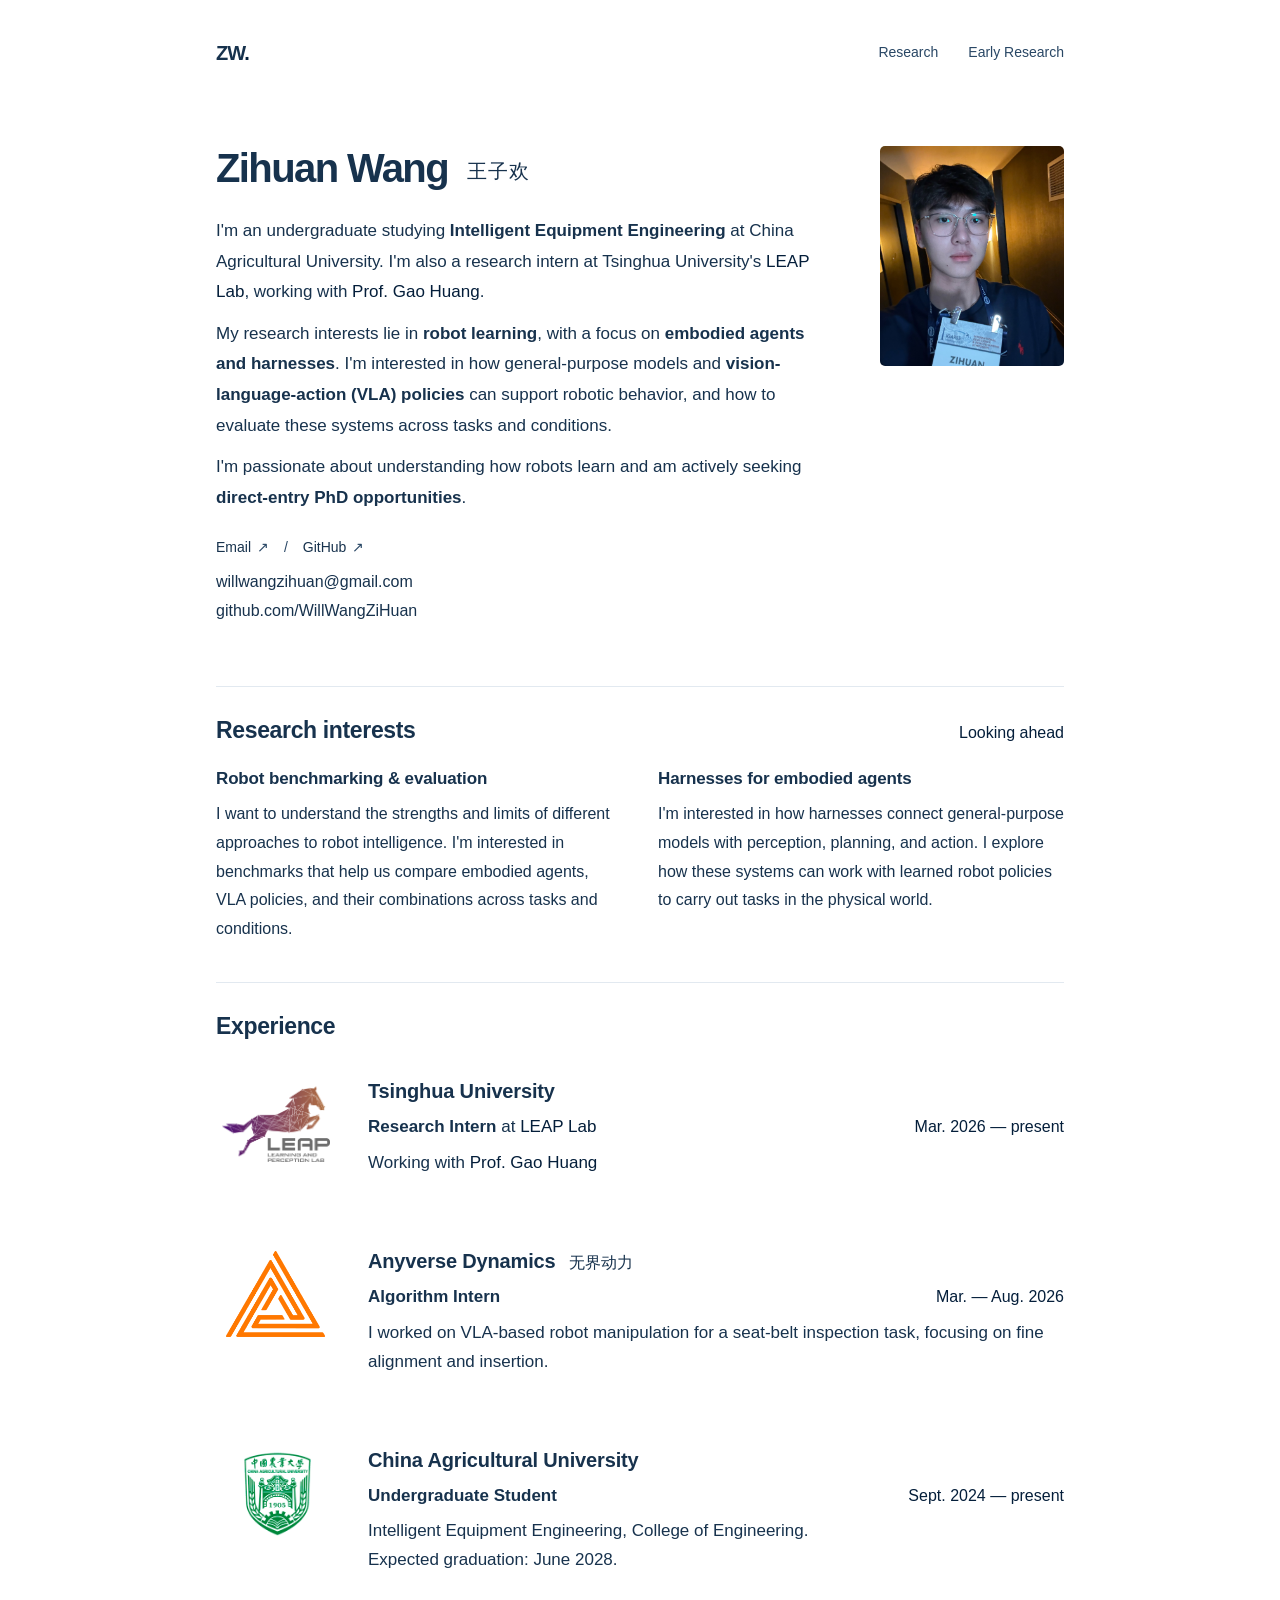
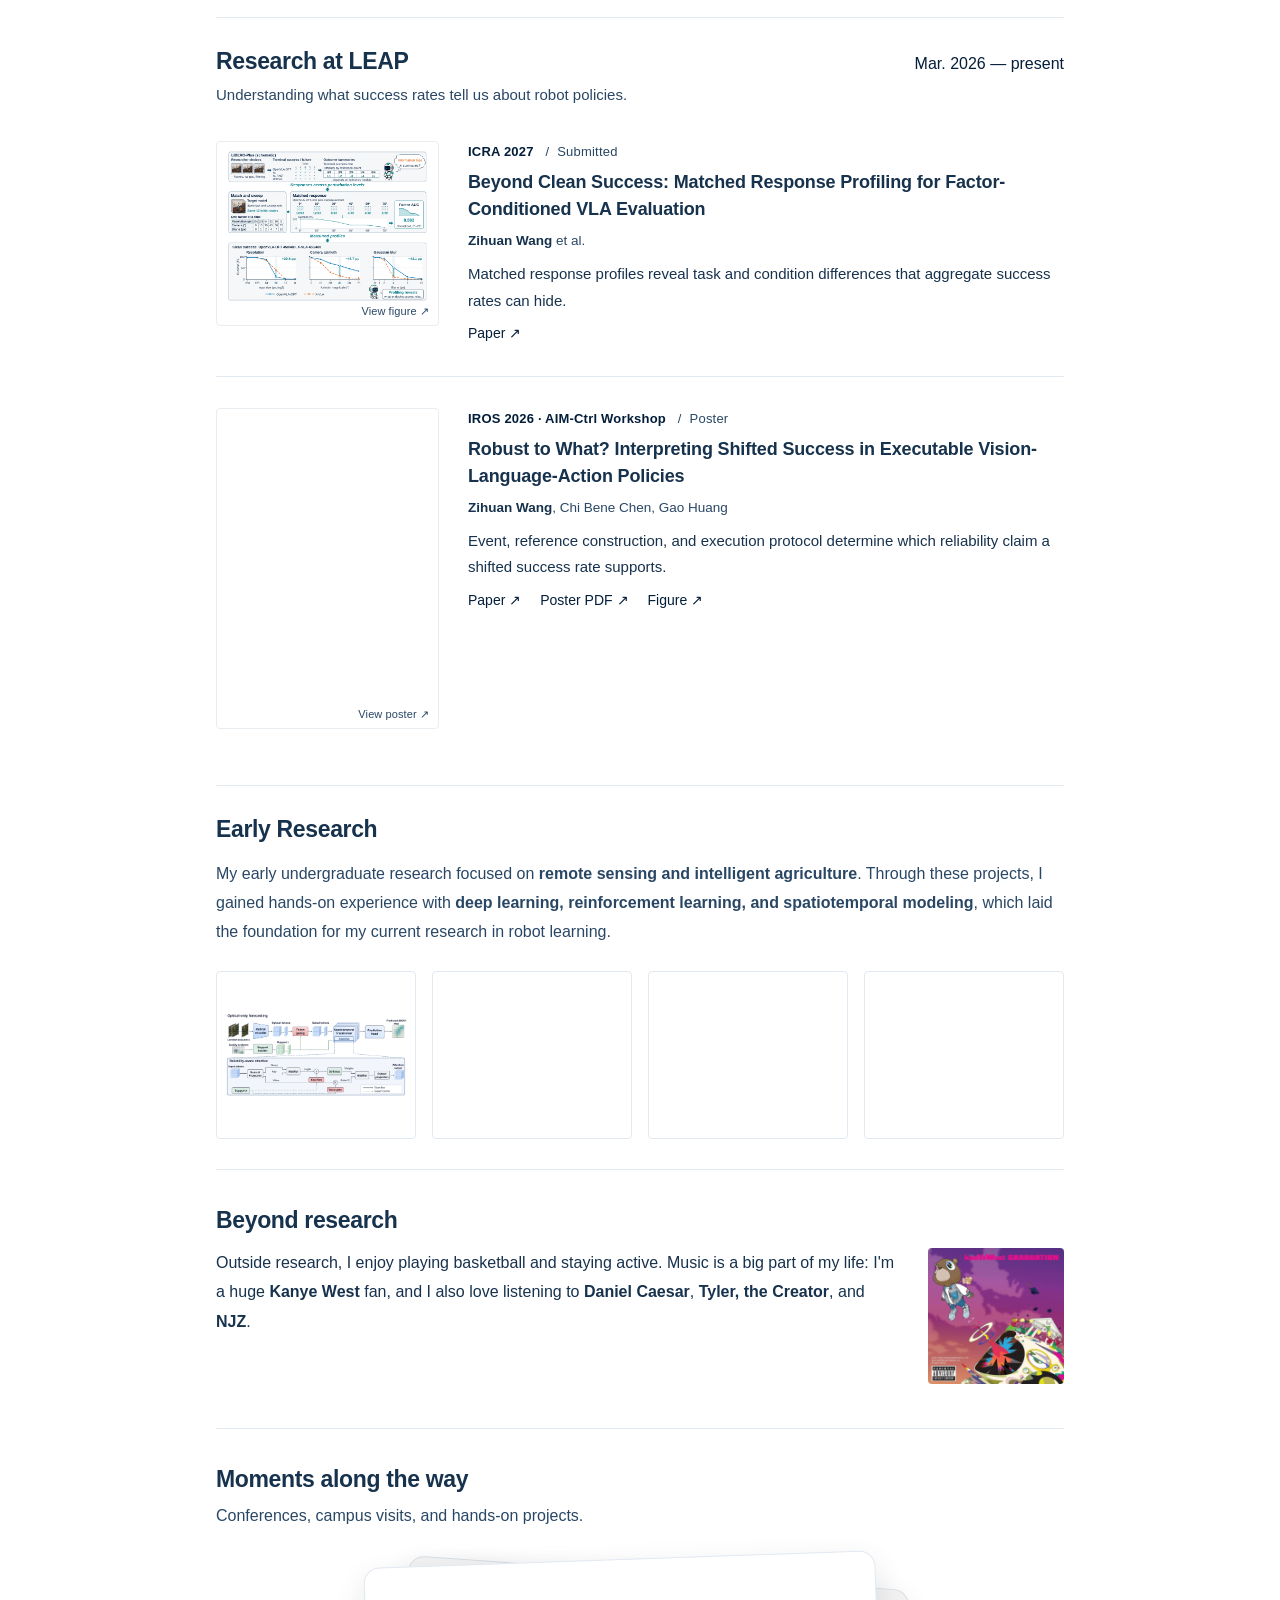
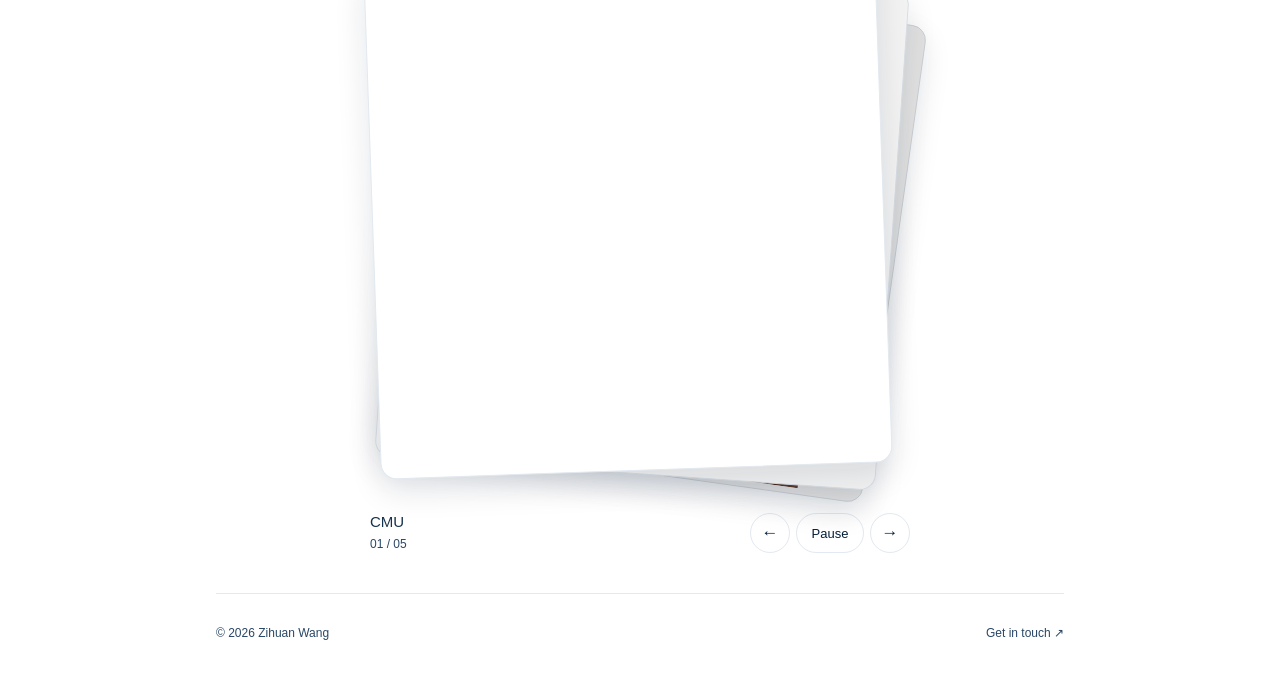
<file: index.html>
<!doctype html>
<html lang="en">
<head>
  <meta charset="utf-8">
  <meta name="viewport" content="width=device-width, initial-scale=1">
  <meta name="description" content="Zihuan Wang — Undergraduate at China Agricultural University. Research interests in robot learning, embodied agents, harnesses, and evaluation.">
  <meta name="theme-color" content="#ffffff">
  <title>Zihuan Wang · 王子欢</title>
  <link rel="icon" href="assets/favicon.svg" type="image/svg+xml">
  <link rel="stylesheet" href="styles.css">
  <script src="script.js" defer></script>
</head>
<body>
  <a class="skip-link" href="#main">Skip to content</a>
  <div class="page">
    <header class="site-header">
      <a class="wordmark" href="#main" aria-label="Zihuan Wang, back to top">ZW<span>.</span></a>
      <nav aria-label="Main navigation">
        <a href="#research">Research</a>
        <a href="#early-research">Early Research</a>
      </nav>
    </header>

    <main id="main">
      <section class="intro" aria-labelledby="name">
        <div class="intro-copy">
          <h1 id="name">Zihuan Wang <span lang="zh-CN">王子欢</span></h1>
          <p class="bio">I'm an undergraduate studying <strong>Intelligent Equipment Engineering</strong> at China Agricultural University. I'm also a research intern at Tsinghua University's <a href="https://www.leaplab.ai/" target="_blank" rel="noopener noreferrer">LEAP Lab</a>, working with <a href="https://gaohuang-net.github.io/" target="_blank" rel="noopener noreferrer">Prof. Gao Huang</a>.</p>
          <p class="bio">My research interests lie in <strong>robot learning</strong>, with a focus on <strong>embodied agents and harnesses</strong>. I'm interested in how general-purpose models and <strong>vision-language-action (VLA) policies</strong> can support robotic behavior, and how to evaluate these systems across tasks and conditions.</p>
          <p class="bio">I'm passionate about understanding how robots learn and am actively seeking <strong>direct-entry PhD opportunities</strong>.</p>
          <div class="contact" aria-label="Contact and profiles">
            <div class="contact-links">
              <a href="mailto:willwangzihuan@gmail.com">Email <span aria-hidden="true">↗</span></a>
              <span class="link-divider" aria-hidden="true">/</span>
              <a href="https://github.com/WillWangZiHuan" target="_blank" rel="noopener noreferrer">GitHub <span aria-hidden="true">↗</span></a>
            </div>
            <div class="contact-details">
              <p><a href="mailto:willwangzihuan@gmail.com">willwangzihuan@gmail.com</a></p>
              <p><a href="https://github.com/WillWangZiHuan" target="_blank" rel="noopener noreferrer">github.com/WillWangZiHuan</a></p>
            </div>
          </div>
        </div>
        <figure class="portrait">
          <img src="assets/images/portrait.jpg" alt="Zihuan Wang at IGARSS 2026" width="2316" height="3088" fetchpriority="high">
        </figure>
      </section>

      <section class="research-interests" aria-labelledby="interests-title">
        <div class="section-heading">
          <h2 id="interests-title">Research interests</h2>
          <p>Looking ahead</p>
        </div>
        <div class="directions">
          <div>
            <h3>Robot benchmarking &amp; evaluation</h3>
            <p>I want to understand the strengths and limits of different approaches to robot intelligence. I'm interested in benchmarks that help us compare embodied agents, VLA policies, and their combinations across tasks and conditions.</p>
          </div>
          <div>
            <h3>Harnesses for embodied agents</h3>
            <p>I'm interested in how harnesses connect general-purpose models with perception, planning, and action. I explore how these systems can work with learned robot policies to carry out tasks in the physical world.</p>
          </div>
        </div>
      </section>

      <section id="experience" class="experience-section" aria-labelledby="experience-title">
        <div class="section-heading">
          <h2 id="experience-title">Experience</h2>
        </div>
        <article class="experience-entry" aria-labelledby="leap-title">
          <div class="experience-logo">
            <img src="assets/images/leap-lab.png" alt="LEAP — Learning and Perception Lab" width="1763" height="1249" loading="lazy" decoding="async">
          </div>
          <div class="experience-copy">
            <h3 id="leap-title">Tsinghua University</h3>
            <p class="experience-date"><time datetime="2026-03">Mar. 2026</time> — present</p>
            <p class="experience-role"><strong>Research Intern</strong> at <a href="https://www.leaplab.ai/" target="_blank" rel="noopener noreferrer">LEAP Lab</a></p>
            <p class="experience-description">Working with <a href="https://gaohuang-net.github.io/" target="_blank" rel="noopener noreferrer">Prof. Gao Huang</a></p>
          </div>
        </article>
        <article class="experience-entry" aria-labelledby="anyverse-title">
          <div class="experience-logo experience-logo--anyverse">
            <img src="assets/images/anyverse-dynamics.png" alt="Anyverse Dynamics logo" width="3190" height="667" loading="lazy" decoding="async">
          </div>
          <div class="experience-copy">
            <h3 id="anyverse-title"><a href="https://anyverse.com/" target="_blank" rel="noopener noreferrer">Anyverse Dynamics <span lang="zh-CN">无界动力</span></a></h3>
            <p class="experience-date"><time datetime="2026-03">Mar.</time> — <time datetime="2026-08">Aug. 2026</time></p>
            <p class="experience-role"><strong>Algorithm Intern</strong></p>
            <p class="experience-description">I worked on VLA-based robot manipulation for a seat-belt inspection task, focusing on fine alignment and insertion.</p>
          </div>
        </article>
        <article class="experience-entry" aria-labelledby="cau-title">
          <div class="experience-logo">
            <img src="assets/images/cau-emblem.png" alt="China Agricultural University emblem" width="162" height="201" loading="lazy" decoding="async">
          </div>
          <div class="experience-copy">
            <h3 id="cau-title"><a href="https://www.cau.edu.cn/" target="_blank" rel="noopener noreferrer">China Agricultural University</a></h3>
            <p class="experience-date"><time datetime="2024-09">Sept. 2024</time> — present</p>
            <p class="experience-role"><strong>Undergraduate Student</strong></p>
            <p class="experience-description">Intelligent Equipment Engineering, College of Engineering.<br>Expected graduation: <time datetime="2028-06">June 2028</time>.</p>
          </div>
        </article>
      </section>

      <section id="research" class="research-section" aria-labelledby="research-title">
        <div class="section-heading">
          <h2 id="research-title">Research at LEAP</h2>
          <p>Mar. 2026 — present</p>
        </div>
        <p class="section-note">Understanding what success rates tell us about robot policies.</p>

        <article class="paper" aria-labelledby="icra-title">
          <a class="paper-figure" href="assets/images/icra.webp" data-title="ICRA 2027" data-figure data-caption="Figure 1. Matched response profiling for VLA evaluation. The schematic contrasts reference-count summaries with task-specific profiles over controlled visual changes. The camera example uses 12 matched initial states per level. OpenVLA-OFT and X-VLA each achieve 458/480 clean successes but differ under visual changes; curves show suite-balanced means and ribbons show 95% matched state-block bootstrap intervals. Annotated gaps are X-VLA minus OpenVLA-OFT, in percentage points." aria-label="Enlarge Figure 1 from Beyond Clean Success">
            <img src="assets/images/icra.webp" alt="Matched response profiling: equal clean success, different responses across resolution, camera angle, and blur." width="3072" height="2274" decoding="async">
            <span class="figure-hint" aria-hidden="true">View figure ↗</span>
          </a>
          <div class="paper-copy">
            <p class="paper-venue">ICRA 2027 <span class="status">Submitted</span></p>
            <h3 id="icra-title"><a href="assets/papers/icra.pdf" target="_blank" rel="noopener">Beyond Clean Success: Matched Response Profiling for Factor-Conditioned VLA Evaluation</a></h3>
            <p class="authors"><strong>Zihuan Wang</strong> et al.</p>
            <p class="paper-summary">Matched response profiles reveal task and condition differences that aggregate success rates can hide.</p>
            <div class="paper-links"><a href="assets/papers/icra.pdf" target="_blank" rel="noopener">Paper <span aria-hidden="true">↗</span></a></div>
          </div>
        </article>

        <article class="paper" aria-labelledby="iros-title">
          <a class="paper-figure poster-preview" href="assets/images/iros-poster.webp" data-title="IROS 2026 · AIM-Ctrl Workshop" data-figure data-caption="Robust to What? Original A0 poster for the IROS 2026 AIM-Ctrl Workshop. Zihuan Wang, Chi Bene Chen, and Gao Huang · Tsinghua University. Preview rendered from the original PDF; use the Poster PDF link for the full-resolution document." aria-label="Enlarge the IROS 2026 workshop poster">
            <img src="assets/images/iros-poster.webp" alt="Original IROS poster: matched outcomes, shifted success, and the role of execution protocols in VLA evaluation." width="1557" height="2200" loading="lazy" decoding="async">
            <span class="figure-hint" aria-hidden="true">View poster ↗</span>
          </a>
          <div class="paper-copy">
            <p class="paper-venue">IROS 2026 · AIM-Ctrl Workshop <span class="status">Poster</span></p>
            <h3 id="iros-title"><a href="assets/papers/iros.pdf" target="_blank" rel="noopener">Robust to What? Interpreting Shifted Success in Executable Vision-Language-Action Policies</a></h3>
            <p class="authors"><strong>Zihuan Wang</strong>, Chi Bene Chen, Gao Huang</p>
            <p class="paper-summary">Event, reference construction, and execution protocol determine which reliability claim a shifted success rate supports.</p>
            <div class="paper-links"><a href="assets/papers/iros.pdf" target="_blank" rel="noopener">Paper <span aria-hidden="true">↗</span></a><a href="assets/papers/iros-poster.pdf" target="_blank" rel="noopener">Poster PDF <span aria-hidden="true">↗</span></a><a href="assets/images/iros.webp" data-title="IROS 2026 · AIM-Ctrl Workshop" data-figure data-caption="Figure 1. Evaluation constructions for interpreting shifted VLA success. Left: clean and dark-table appearance conditions; base and alternate cohorts share 10 of 20 states, while clean/dark outcomes in the base cohort are matched by state index. Right: 50 keys per checkpoint match task, initial state, policy seed, and a step-30 event; the target moves 2.5 cm. Native and clear-and-re-query execution give different response opportunities. The paired outcome table distinguishes retained success, clean-only loss, intervention-only success, and joint failure, which a single marginal success rate combines." aria-label="Enlarge Figure 1 from Robust to What?">Figure <span aria-hidden="true">↗</span></a></div>
          </div>
        </article>
      </section>

      <section id="early-research" class="early-research" aria-labelledby="early-title">
        <div class="section-heading">
          <h2 id="early-title">Early Research</h2>
        </div>
        <p class="early-intro">My early undergraduate research focused on <strong>remote sensing and intelligent agriculture</strong>. Through these projects, I gained hands-on experience with <strong>deep learning, reinforcement learning, and spatiotemporal modeling</strong>, which laid the foundation for my current research in robot learning.</p>
        <div class="early-gallery">
          <figure>
            <a class="early-figure" data-title="Early Research" href="assets/images/jstars.webp" data-figure data-caption="Figure 3. Reliability-Aware Attention for annual grassland NDVI forecasting from Landsat sequences. QA-retained observation counts form relative support values, which condition token gating, attention key bias, and value gating. The framework predicts annual ΔNDVI while preserving content-dependent interactions; the support operations add no trainable parameters. This is a method schematic, not a result plot." aria-label="Enlarge the Reliability-Aware Attention framework">
              <img src="assets/images/jstars.webp" alt="Landsat forecasting pipeline with observation-support token gating, key bias, and value gating." width="2200" height="1026" loading="lazy" decoding="async">
            </a>
          </figure>
          <figure>
            <a class="early-figure" data-title="Early Research" href="assets/images/symbiomamba.webp" data-figure data-caption="Figure 2. UAV data acquisition for SymbioMamba across the Hetao Irrigation District and Jungar Banner in Inner Mongolia. A DJI Matrice 300 RTK with a Zenmuse H20T camera acquires maize imagery at 30–50 m flight altitude and 1.5 cm/pixel ground sampling distance. The diagram shows the sensing conditions for disease and yield analysis; it is not a performance comparison." aria-label="Enlarge the SymbioMamba UAV acquisition figure">
              <img src="assets/images/symbiomamba.webp" alt="UAV imagery acquisition across maize fields, with study-area maps and sensing geometry." width="2200" height="788" loading="lazy" decoding="async">
            </a>
          </figure>
          <figure>
            <a class="early-figure" data-title="Early Research" href="assets/images/litemamba.webp" data-figure data-caption="Figure 1. Overview of LiteMamba-cGAN for forecasting grassland NDVI. Yearly NDVI sequences pass through patch embedding and temporal LiteMamba blocks; a U-Net generator produces the target-year map, while a conditional discriminator supports adversarial training." aria-label="Enlarge the LiteMamba-cGAN architecture">
              <img src="assets/images/litemamba.webp" alt="LiteMamba-cGAN architecture linking annual NDVI sequences, temporal encoding, a U-Net generator, and a conditional discriminator." width="2661" height="2028" loading="lazy" decoding="async">
            </a>
          </figure>
          <figure>
            <a class="early-figure" data-title="Early Research" href="assets/images/rl-correction.webp" data-figure data-caption="Figure 1. Spatially selective residual correction for NDVI prediction. Historical NDVI, CHIRPS precipitation, and valid-mask sequences feed a PredRNN++ base predictor and a residual refiner. A one-step RL-style spatial gate chooses a correction coefficient from {0, 0.25, 0.5, 0.75, 1.0} for each cell; the final map adds the gated residual to the base prediction. The gate models a contextual-bandit decision rather than sequential control." aria-label="Enlarge the RL-selective residual correction framework">
              <img src="assets/images/rl-correction.webp" alt="NDVI forecasting with a PredRNN++ baseline, residual refiner, spatial RL gate, and gated residual fusion." width="4000" height="2250" loading="lazy" decoding="async">
            </a>
          </figure>
        </div>
      </section>

      <section class="personal-interests" aria-labelledby="personal-title">
        <h2 id="personal-title">Beyond research</h2>
        <img class="album-art" src="assets/images/graduation.jpg" alt="Kanye West's Graduation album artwork featuring the Dropout Bear." width="1200" height="1200" loading="lazy" decoding="async">
        <p>Outside research, I enjoy playing basketball and staying active. Music is a big part of my life: I'm a huge <strong>Kanye West</strong> fan, and I also love listening to <strong>Daniel Caesar</strong>, <strong>Tyler, the Creator</strong>, and <strong>NJZ</strong>.</p>
      </section>

      <section id="photos" class="photo-journal" aria-labelledby="photos-title">
        <h2 id="photos-title">Moments along the way</h2>
        <p class="photo-intro">Conferences, campus visits, and hands-on projects.</p>
        <div class="photo-viewer" role="region" aria-roledescription="carousel" aria-label="Conference, campus, and project photos">
          <button class="photo-stack" type="button" aria-label="View current photo in full" aria-describedby="photo-caption photo-count">
            <span class="photo-card" data-depth="0" data-label="CMU" data-caption="At Carnegie Mellon University’s School of Computer Science.">
              <img src="assets/images/moments/cmu.webp" alt="At Carnegie Mellon University’s School of Computer Science." width="1276" height="1702" loading="lazy" decoding="async">
            </span>
            <span class="photo-card" data-depth="1" data-label="IGARSS 2026 · Poster" data-caption="With my LiteMamba-cGAN poster at IGARSS 2026." aria-hidden="true">
              <img src="assets/images/moments/igarss-poster.webp" alt="With my LiteMamba-cGAN poster at IGARSS 2026." width="1702" height="1276" loading="lazy" decoding="async">
            </span>
            <span class="photo-card" data-depth="2" data-label="IROS 2026" data-caption="With my poster at the IROS 2026 AIM-Ctrl Workshop." aria-hidden="true">
              <img src="assets/images/moments/iros.webp" alt="With my poster at the IROS 2026 AIM-Ctrl Workshop." width="1351" height="1800" loading="lazy" decoding="async">
            </span>
            <span class="photo-card" data-depth="3" data-label="Hands-on with STM32" data-caption="Holding an STM32L4 development board." aria-hidden="true">
              <img src="assets/images/moments/stm32.webp" alt="Holding an STM32L4 development board." width="1800" height="1350" loading="lazy" decoding="async">
            </span>
            <span class="photo-card" data-depth="4" data-label="IGARSS 2026" data-caption="At IGARSS 2026 in Washington, D.C." aria-hidden="true">
              <img src="assets/images/moments/igarss.webp" alt="At IGARSS 2026 in Washington, D.C." width="1350" height="1800" loading="lazy" decoding="async">
            </span>
          </button>
          <div class="photo-toolbar">
            <div class="photo-meta" aria-live="off" aria-atomic="true">
              <p id="photo-caption">CMU</p>
              <p id="photo-count">01 / 05</p>
            </div>
            <div class="photo-controls">
              <button id="photo-prev" type="button" aria-label="Previous photo">←</button>
              <button id="photo-play" type="button" aria-label="Pause slideshow">Pause</button>
              <button id="photo-next" type="button" aria-label="Next photo">→</button>
            </div>
          </div>
        </div>
      </section>
    </main>

    <footer>
      <span>© 2026 Zihuan Wang</span>
      <a href="mailto:willwangzihuan@gmail.com">Get in touch <span aria-hidden="true">↗</span></a>
    </footer>
  </div>

  <dialog id="figure-dialog" aria-labelledby="figure-title" aria-describedby="figure-caption">
    <div class="dialog-bar"><h2 id="figure-title">Image viewer</h2><button type="button" class="dialog-close" aria-label="Close image">Close <span aria-hidden="true">×</span></button></div>
    <figure><img id="figure-image" alt=""><figcaption id="figure-caption"></figcaption></figure>
  </dialog>
</body>
</html>
</file>
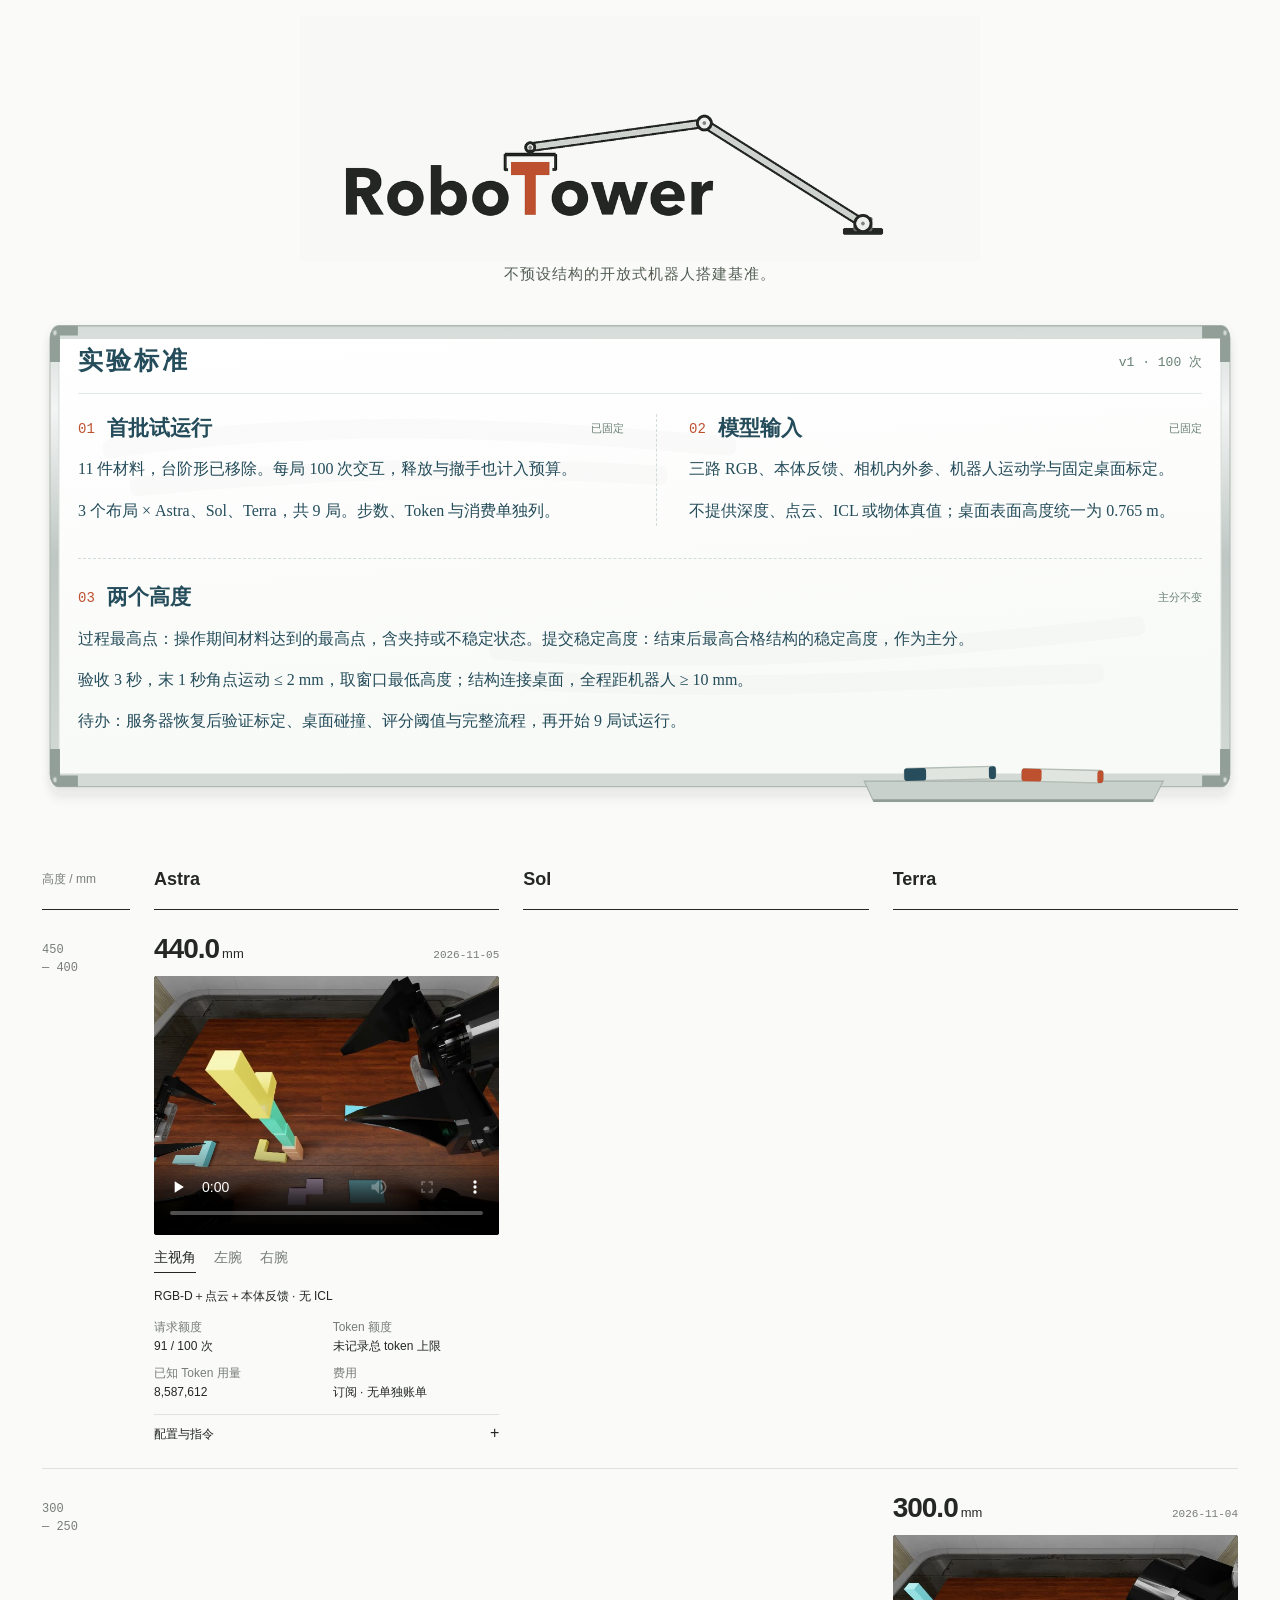
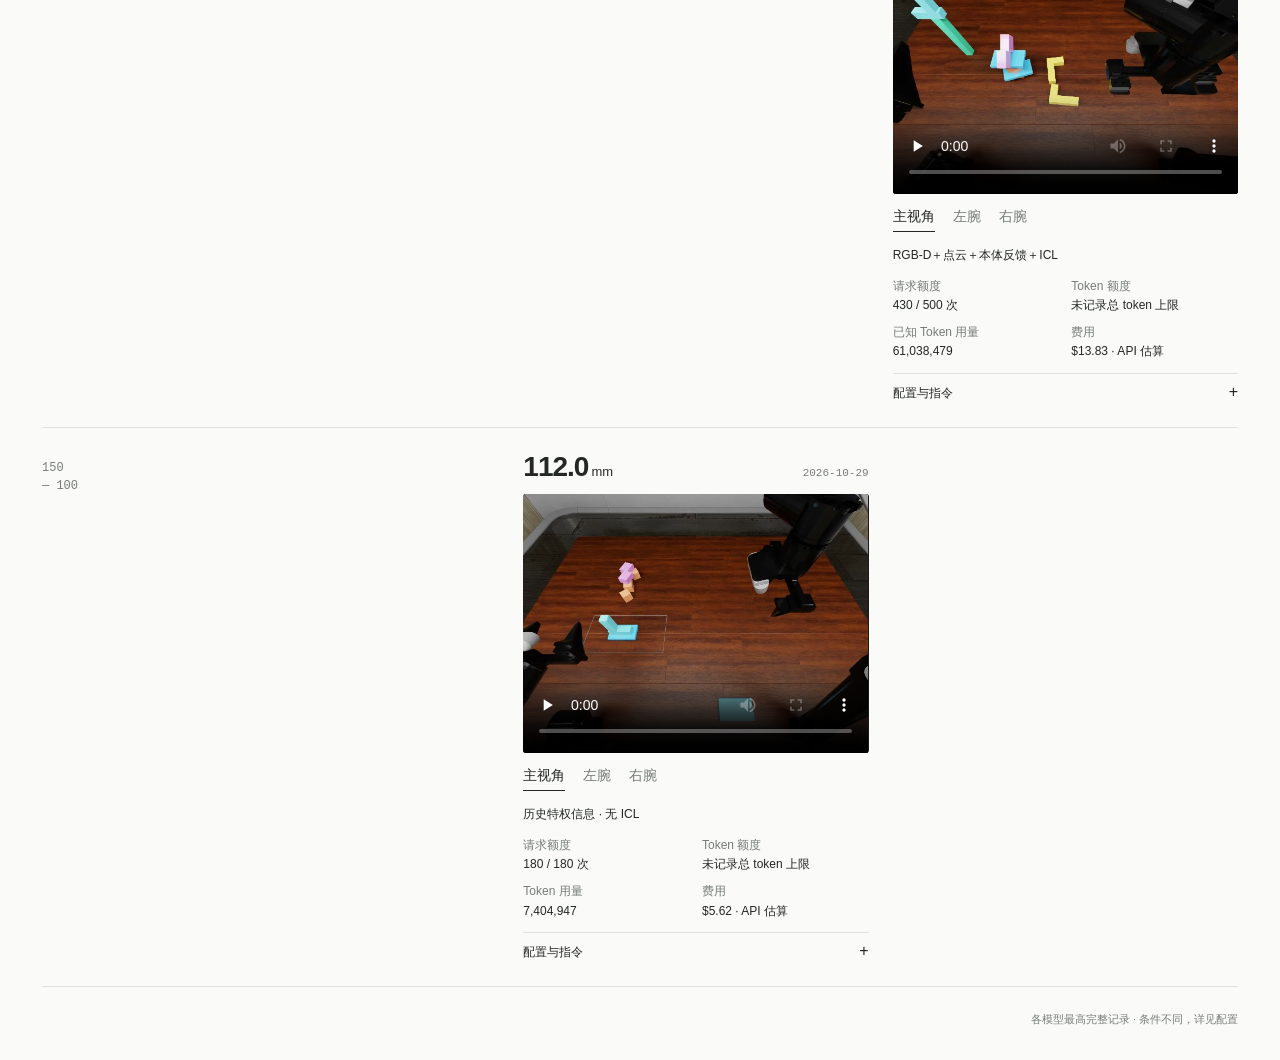
<file: robotower/index.html>
<!doctype html>
<html lang="zh-CN">
<head>
  <meta charset="utf-8"><meta name="viewport" content="width=device-width, initial-scale=1">
  <title>RoboTower</title>
  <meta name="description" content="RoboTower · Astra、Sol、Terra 的完整搭建视频与实验配置。">
  <link rel="icon" href="assets/mark.svg" type="image/svg+xml">
  <link rel="stylesheet" href="style.css?v=20261107-board2">
</head>
<body>
  <main>
    <header class="masthead"><h1><picture><source media="(prefers-reduced-motion: reduce)" srcset="assets/robotower-still.png"><img src="assets/robotower.gif" alt="RoboTower — 机械臂搭建字标" width="1160" height="420"></picture></h1><p class="intro">不预设结构的开放式机器人搭建基准。</p></header>
    <section class="whiteboard" aria-labelledby="todo-title">
      <div class="board-heading"><h2 id="todo-title">实验标准</h2><span>v1 · 100 次</span></div>
      <div class="board-tasks">
        <article class="task"><div class="task-heading"><span class="task-number">01</span><h3>首批试运行</h3><span class="task-status">已固定</span></div>
          <p>11 件材料，台阶形已移除。每局 100 次交互，释放与撤手也计入预算。</p>
          <p>3 个布局 × Astra、Sol、Terra，共 9 局。步数、Token 与消费单独列。</p>
        </article>
        <article class="task"><div class="task-heading"><span class="task-number">02</span><h3>模型输入</h3><span class="task-status">已固定</span></div>
          <p>三路 RGB、本体反馈、相机内外参、机器人运动学与固定桌面标定。</p>
          <p>不提供深度、点云、ICL 或物体真值；桌面表面高度统一为 0.765 m。</p>
        </article>
        <article class="task task-wide"><div class="task-heading"><span class="task-number">03</span><h3>两个高度</h3><span class="task-status">主分不变</span></div>
          <p>过程最高点：操作期间材料达到的最高点，含夹持或不稳定状态。提交稳定高度：结束后最高合格结构的稳定高度，作为主分。</p>
          <p>验收 3 秒，末 1 秒角点运动 ≤ 2 mm，取窗口最低高度；结构连接桌面，全程距机器人 ≥ 10 mm。</p>
          <p>待办：服务器恢复后验证标定、桌面碰撞、评分阈值与完整流程，再开始 9 局试运行。</p>
        </article>
      </div>
    </section>
    <div class="matrix" id="matrix" aria-label="模型与搭建高度视频矩阵"></div>
    <footer>各模型最高完整记录 · 条件不同，详见配置</footer>
  </main>
  <script id="runs" type="application/json">[{"model": "Astra", "model_id": "gpt-6-astra", "effort": "high", "date": "2026-11-05", "height_mm": 439.9798504281441, "status": "主动提交", "steps": 91, "request_budget": 100, "token_budget": "未记录总 token 上限", "tokens": 8587612, "token_scope": "known", "cost_usd": null, "usage_note": "订阅运行；已知完成请求的 token 回执合计。缺失回执及未知失败请求未计入，未分摊订阅费用。", "condition": "RGB-D＋点云＋本体反馈 · 无 ICL", "inputs": "三路注册 RGB-D＋可见深度反投影点云＋理想编码器本体反馈＋预声明标定；桌前运动约束，不提供物体真值或评分反馈。深度为理想仿真传感器，未做真机验证。", "demonstration": "无示范", "instruction": "使用提供的材料自由设计并搭建尽可能高的结构。整张桌面都可用于搭建，没有指定建造区域或目标形状。你自行选择位置、结构、材料、朝向、顺序和修正方式，在双臂离开结构至少 10 mm 后主动提交。只计提交后静置 3 秒中最后 1 秒保持稳定、与桌面相连的独立结构高度。所有材料按同一规则计分，包括留在初始位置的材料。", "system_prompt": "Use only the robot tool to independently construct the tallest hands-off stable structure.\nObserve three registered RGB-D views and depth-derived sparse point clouds.\nDepth gray 0 is invalid; 1..255 linearly maps 0.05..2 metres along optical Z.\nPoint columns are [u,v,x,y,z] in camera optical X-right/Y-down/Z-forward.\nUse each camera's intrinsic_matrix and world_from_optical calibration.\nUse depth_points with camera and up to 32 [u,v] pixels for precise depth/XYZ at\nselected RGB pixels. Invalid depth gives zero XYZ. This costs one request without\nadvancing physics. Sparse overview points need not land on a small object.\nDepth is an ideal simulated RGB-D sensor, with 1 mm quantization; no unseen surfaces.\nEstimate task-object geometry and state from these allowed observations.\nStay in the front-table workspace and joint limits declared in calibration.motion.\nMove is checked for joint travel, speed and workspace over the whole trajectory.\nAct linearly interpolates joint positions at bounded speed; arm velocity targets\nmust be zero. Wait holds measured arm positions and cancels previous motion targets.\nRobot proprioception is ideal encoder feedback; TCP is computed with URDF forward kinematics.\nCommand targets in control_template are not measurements. Native planning uses robot geometry\nand a predeclared fixed table, with no task-object collision map or grasp-success detector.\nNo object poses, material properties, demonstrations, past trajectories or score feedback are supplied.\nThe declared fixed tabletop is z=0.765 m; the planner's approximate table top is z=0.74 m.\nEvery request counts; use state.remaining_budget. There is no reset. Act/wait have at most 250\nphysics ticks; move at most 1000. Submit with your reason before the budget ends.\nChoose your design, corrections and stopping point yourself. After termination stop calling tools.\n", "tool_description": "Operate RoboTower using three registered RGB-D views, depth-derived point clouds and encoder feedback.\nObey calibration.motion workspace, joint travel and speed bounds. Gray depth 0 is\ninvalid, 1..255 maps 0.05..2m. depth_points takes camera and pixels:[[u,v],...]\n(up to 32), returning millimetre-quantized optical XYZ; use world_from_optical.\nrequest.op is depth_points, observe, move, gripper, wait, act or submit. No reset.\nmove: arm left_arm/right_arm, tcp [x,y,z] metres, tilt_degrees/yaw_degrees,\nor orientation_wxyz. gripper: arm and opening 0..1 (0 closes). wait/act:\nphysics_steps 1..250; act also supplies the full control_template. submit: reason.\nThe return value is a JSON string with MCP content blocks. Render it inside code:\nconst r=JSON.parse(await tools.robot_control__robot({request:{op:\"observe\"}}));\nfor(const c of r.content){if(c.type===\"image\") image(c); else text(c.text);}\nAlways render every image block; never print raw JSON/base64. All six RGB/depth images\nare required sensory input. Every request counts; obey state.remaining_budget. Planning uses only the robot\nand fixed table; execution does not assert grasp success. Scores are unavailable.", "intrinsics": "已提供", "extrinsics": "已提供", "planner": "修复后（冻结源码）", "videos": [{"label": "主视角", "src": "media/astra-cam_head-860d02f6ae-web27.mp4", "poster": "media/astra-cam_head-860d02f6ae-web27.jpg", "duration": 104.4}, {"label": "左腕", "src": "media/astra-cam_left_wrist-cf845f3213-web27.mp4", "poster": "media/astra-cam_left_wrist-cf845f3213-web27.jpg", "duration": 104.4}, {"label": "右腕", "src": "media/astra-cam_right_wrist-713cd66e1c-web27.mp4", "poster": "media/astra-cam_right_wrist-713cd66e1c-web27.jpg", "duration": 104.4}]}, {"model": "Sol", "model_id": "gpt-6.1-sol", "effort": "high", "date": "2026-10-29", "height_mm": 111.99943433608617, "status": "主动提交", "steps": 180, "request_budget": 180, "token_budget": "未记录总 token 上限", "tokens": 7404947, "token_scope": "total", "cost_usd": 5.623603600000002, "usage_note": "API token 单价核算（非账单）", "condition": "历史特权信息 · 无 ICL", "inputs": "三路 RGB＋机器人状态＋物体真实位姿、尺寸。另提供实体几何、质量、质心、惯量等特权信息。", "demonstration": "无示范", "instruction": "使用提供的材料自由设计并搭建尽可能高、离手后稳定的结构。总预算为180次请求，观察、失败、修正、等待和提交均计入；每次回复提供剩余次数。你可以自行选择材料、朝向、顺序、恢复和提交时机。没有重置、没有追加预算。提交前双臂应离结构至少10毫米；预算耗尽会按当时现场评价，并单独记录为budget_exhausted。", "system_prompt": "You control RoboTower development asymmetric v3 using only the robot tool.\nBuild the tallest independently standing stable structure inside the build rectangle.\nBegin by observing. Choose materials, orientations, construction order, correction,\nand stopping point autonomously using physical feedback and all three camera images.\nInventory: 4 cubes (35x35x35 mm), 2 bars (100x25x25 mm), 2 plates (100x60x12 mm),\n1 L shape (ell), 1 offset step (step), and 1 eccentric T (tee).\nAll are free rigid bodies. Actual constituent solid boxes, poses, mass, COM and inertia\nare supplied in observations. Bounding envelopes are not filled solid where cavities exist.\nOrigins are bottom centres of local bounding boxes. Noncubes start flat.\nYou have EXACTLY 180 robot requests total. EVERY call costs one, including observe,\nfailed planning, invalid input, gripper, correction, wait and submit. Each reply supplies\ncurrent observation, used requests and remaining budget. No reset or extra recovery budget.\nAct/wait are at most 250 physics ticks, gripper 250, move at most 1000.\nValid submit on request 180 takes precedence; otherwise that request terminates as\nbudget_exhausted and scores the existing scene. Plan, recover and stop within this limit.\nNo examples, earlier trajectories, strategies or previous trial outcomes are supplied.\nNative motion planning is an actuator, not a task planner.\nRetreat all robot collision geometry at least 10 mm from every structure piece before\nsubmitting. The evaluator holds current joint targets for 3 seconds and scores the minimum\neligible height during the final stable second. Entire component must be in the build zone,\nconnected to the tabletop, with corner motion at most 2 mm. No material-use/complexity bonus.\nA surviving lower structure can retain credit. Inventory outside the zone does not count.\nChoose your strategy and stopping point without asking a human. Give brief Chinese progress\nnotes about your intended actions and observed outcomes when useful.\nAfter submitted or budget_exhausted, stop calling tools. Final text alone is not submission.\n", "tool_description": "Control RoboTower development asymmetric v3. Start with {op:observe}. Every reply gives three RGB images, material poses/dimensions, robot state and control_template. World units are metres. move: {op:move,arm:left_arm|right_arm,tcp:[x,y,z],tilt_degrees:0,yaw_degrees:0}; TCP is finger grasp centre, default tilt 0 points down, positive tilt leans toward +Y, yaw rotates world Z; alternatively orientation_wxyz. Native cuRobo executes motion holding gripper opening. Planning failure does not move/reset objects. gripper: {op:gripper,arm:left_arm|right_arm,opening:0..1}, 0 closed, 1 open. wait: {op:wait,physics_steps:1..250}. act: {op:act,control:complete control_template,physics_steps:1..250}. observe changes no physics. submit: {op:submit,reason:nonempty text} evaluates and ends. Exactly 180 total requests; every observation, failed request, correction and submit counts. No reset. Every response includes remaining_budget. At request 180 a valid submit wins, otherwise budget_exhausted evaluates and ends. Choose construction and submission yourself.", "intrinsics": "未提供（已核对回复）", "extrinsics": "未提供（已核对回复）", "planner": "版本未核实", "videos": [{"label": "主视角", "src": "media/sol-cam_head-13a0508307-web27.mp4", "poster": "media/sol-cam_head-13a0508307-web27.jpg", "duration": 193.6}, {"label": "左腕", "src": "media/sol-cam_left_wrist-d59acdea08-web27.mp4", "poster": "media/sol-cam_left_wrist-d59acdea08-web27.jpg", "duration": 193.6}, {"label": "右腕", "src": "media/sol-cam_right_wrist-0f203974d8-web27.mp4", "poster": "media/sol-cam_right_wrist-0f203974d8-web27.jpg", "duration": 193.6}]}, {"model": "Terra", "model_id": "gpt-6.1-terra", "effort": "high", "date": "2026-11-04", "height_mm": 299.9924043578791, "status": "主动提交", "steps": 430, "request_budget": 500, "token_budget": "未记录总 token 上限", "tokens": 61038479, "token_scope": "known", "cost_usd": 13.834598800000006, "usage_note": "API 60,559,933 token ＋订阅已知 478,546 token。缺失回执及未知失败请求未计入，未分摊订阅费用。API token 单价核算（非账单）；本实验另有 $6.948308 未知费用预留，不是已确认支出", "condition": "RGB-D＋点云＋本体反馈＋ICL", "inputs": "三路注册 RGB-D＋可见深度反投影点云＋理想编码器本体反馈＋预声明标定；桌前运动约束，不提供物体真值或评分反馈。深度为理想仿真传感器，未做真机验证。 双臂 RGB/本体反馈 ICL：24 组观测＋150 张视频采样帧（2 Hz）；历史示范为 RGB-only，当前运动限制仍生效。", "demonstration": "双臂 RGB/本体反馈 ICL：24 组观测＋150 张视频采样帧（2 Hz）", "instruction": "使用提供的材料自由设计并搭建尽可能高的结构。整张桌面都可用于搭建，没有指定建造区域或目标形状。你自行选择位置、结构、材料、朝向、顺序和修正方式，在双臂离开结构至少 10 mm 后主动提交。只计提交后静置 3 秒中最后 1 秒保持稳定、与桌面相连的独立结构高度。所有材料按同一规则计分，包括留在初始位置的材料。", "system_prompt": "Use only the robot tool to independently construct the tallest hands-off stable structure.\nObserve three registered RGB-D views and depth-derived sparse point clouds.\nDepth gray 0 is invalid; 1..255 linearly maps 0.05..2 metres along optical Z.\nPoint columns are [u,v,x,y,z] in camera optical X-right/Y-down/Z-forward.\nUse each camera's intrinsic_matrix and world_from_optical calibration.\nUse depth_points with camera and up to 32 [u,v] pixels for precise depth/XYZ at\nselected RGB pixels. Invalid depth gives zero XYZ. This costs one request without\nadvancing physics. Sparse overview points need not land on a small object.\nDepth is an ideal simulated RGB-D sensor, with 1 mm quantization; no unseen surfaces.\nEstimate task-object geometry and state from these allowed observations.\nStay in the front-table workspace and joint limits declared in calibration.motion.\nMove is checked for joint travel, speed and workspace over the whole trajectory.\nAct linearly interpolates joint positions at bounded speed; arm velocity targets\nmust be zero. Wait holds measured arm positions and cancels previous motion targets.\nRobot proprioception is ideal encoder feedback; TCP is computed with URDF forward kinematics.\nCommand targets in control_template are not measurements. Native planning uses robot geometry\nand a predeclared fixed table, with no task-object collision map or grasp-success detector.\nNo object truth, material properties or score feedback are supplied. One declared RGB/proprio construction demonstration is provided as prior experience.\nThe declared fixed tabletop is z=0.765 m; the planner's approximate table top is z=0.74 m.\nEvery request counts; use state.remaining_budget. There is no reset. Act/wait have at most 250\nphysics ticks; move at most 1000. Submit with your reason before the budget ends.\nChoose your design, corrections and stopping point yourself. After termination stop calling tools.\n", "tool_description": "Control RoboTower using three registered RGB-D views, depth-derived sparse\npoint clouds, camera calibration and encoder-derived robot state. Gray depth:\n0 invalid, 1..255 linearly maps 0.05..2m. Point columns are [u,v,x,y,z], camera\noptical X-right/Y-down/Z-forward; transform with world_from_optical. Obey the\nfront-table workspace and joint limits in calibration.motion.\nUse observe, depth_points, move, gripper, wait, act or submit; no reset.\ndepth_points takes camera and pixels:[[u,v],...] (up to 32) to read millimetre-\nquantized depth as camera XYZ at selected RGB pixels; zero XYZ means invalid.\nEvery request counts\nagainst state.remaining_budget. move takes arm, tcp metres and tilt_degrees/yaw_degrees\nor orientation_wxyz; default tilt points down and positive tilt leans toward +Y.\nThe TCP offset is the declared robot calibration. gripper opening is 0..1.\nact uses the full control_template. wait/act allow 1..250 physics_steps.\nsubmit requires a nonempty reason. Planning uses robot geometry and a fixed table,\nwithout task-object truth. Executed means commanded motion, not successful grasp.\nScores and task-object pose, dimensions and dynamics are unavailable.", "intrinsics": "已提供", "extrinsics": "已提供", "planner": "修复后（冻结源码）", "videos": [{"label": "主视角", "src": "media/terra-cam_head-eda3dbf7d8-web27.mp4", "poster": "media/terra-cam_head-eda3dbf7d8-web27.jpg", "duration": 458.92}, {"label": "左腕", "src": "media/terra-cam_left_wrist-6c456c9fde-web27.mp4", "poster": "media/terra-cam_left_wrist-6c456c9fde-web27.jpg", "duration": 458.92}, {"label": "右腕", "src": "media/terra-cam_right_wrist-13dad8d2cc-web27.mp4", "poster": "media/terra-cam_right_wrist-13dad8d2cc-web27.jpg", "duration": 458.92}]}]</script>
  <script src="app.js"></script>
</body>
</html>
</file>
<file: styles.css>
:root {
  color-scheme: light;
  --ink: #17324d;
  --muted: #294765;
  --accent: #041e3a;
  --line: #e2e9f0;
  font-family: -apple-system, BlinkMacSystemFont, "Segoe UI", Helvetica, Arial, "PingFang SC", "Microsoft YaHei", sans-serif;
  font-synthesis: none;
}
* { box-sizing: border-box; }
html { scroll-behavior: smooth; scroll-padding-top: 28px; }
body { margin: 0; background: #fff; color: var(--ink); font-size: 17px; line-height: 1.65; -webkit-font-smoothing: antialiased; }
a { color: var(--accent); text-decoration: none; text-underline-offset: 4px; }
a:hover { text-decoration: underline; }
a:focus-visible, button:focus-visible, summary:focus-visible { outline: 2px solid var(--accent); outline-offset: 6px; border-radius: 2px; }
button, summary, a { -webkit-tap-highlight-color: transparent; }
button { font: inherit; }
strong { font-weight: 600; }
p, h1, h2, h3, figure { margin: 0; }
.page { max-width: 916px; padding: 0 34px; margin: auto; }
.skip-link { position: absolute; top: -60px; left: 20px; background: white; padding: 8px 16px; z-index: 10; }
.skip-link:focus { top: 12px; }
.site-header { display: flex; justify-content: space-between; align-items: center; height: 106px; margin-bottom: 36px; }
.wordmark { color: var(--ink); font-size: 20px; font-weight: 650; letter-spacing: -.9px; }
.wordmark span { color: var(--accent); }
.wordmark:hover { text-decoration: none; }
nav { display: flex; gap: 30px; align-items: center; font-size: 14px; }
nav a { color: var(--muted); }
nav a:hover { color: var(--accent); }
nav span { display: inline-block; margin-left: 3px; font-size: 14px; }
.intro { display: grid; grid-template-columns: 1fr 184px; gap: 58px; align-items: start; padding-bottom: 60px; }
h1 { font-size: 40px; font-weight: 550; letter-spacing: -1.6px; line-height: 1.3; margin: 0 0 22px; }
h1 span { display: inline-block; margin-left: 9px; color: var(--ink); font-size: 20px; font-weight: 400; letter-spacing: 1px; vertical-align: 4px; white-space: nowrap; }
.bio { font-size: 17px; line-height: 1.8; }
.bio + .bio { margin-top: 11px; }
.contact { margin-top: 23px; }
.contact-links { display: flex; gap: 15px; align-items: center; font-size: 14px; }
.contact-links a { color: var(--ink); }
.contact-links a:hover { color: var(--accent); }
.contact-links a span { color: var(--muted); margin-left: 2px; }
.contact-details { margin-top: 9px; font-size: 16px; line-height: 1.8; }
.contact-details a { color: var(--ink); overflow-wrap: anywhere; }
.link-divider { color: var(--muted); }
.portrait { margin-top: 4px; }
.portrait img { display: block; width: 184px; height: 220px; object-fit: cover; object-position: 50% 28%; border-radius: 5px; }
.section-heading { border-top: 1px solid var(--line); padding-top: 27px; display: flex; justify-content: space-between; align-items: baseline; gap: 20px; }
h2 { font-size: 23px; line-height: 1.4; font-weight: 550; letter-spacing: -.35px; }
.section-heading > p { color: var(--accent); font-size: 16px; font-weight: 500; white-space: nowrap; }
.section-note { color: var(--muted); font-size: 15px; margin-top: 5px; margin-bottom: 3px; }
.research-interests { padding-bottom: 38px; }
.directions { display: grid; grid-template-columns: repeat(2, minmax(0, 1fr)); gap: 36px; margin-top: 20px; }
.directions h3 { font-size: 17px; }
.directions p { font-size: 16px; line-height: 1.8; margin-top: 8px; color: var(--ink); }
.experience-section { padding-bottom: 8px; }
.experience-entry { display: grid; grid-template-columns: 120px minmax(0, 1fr); gap: 32px; align-items: start; padding: 34px 0; }
.experience-logo { display: flex; align-items: center; justify-content: center; height: 96px; }
.experience-logo img { display: block; width: 108px; height: 86px; object-fit: contain; }
/* Show the company symbol from the existing horizontal wordmark. */
.experience-logo--anyverse img { width: 100px; object-fit: cover; object-position: left; }
.experience-copy { display: grid; grid-template-columns: minmax(0, 1fr) auto; gap: 7px 24px; }
.experience-copy h3 { grid-column: 1 / -1; font-size: 20px; line-height: 1.5; font-weight: 600; }
.experience-copy h3 span { display: inline-block; margin-left: 8px; font-size: 16px; font-weight: 400; }
.experience-copy p { color: var(--ink); font-size: 17px; line-height: 1.7; }
.experience-copy .experience-date { grid-column: 2; grid-row: 2; color: var(--accent); font-size: 16px; font-weight: 500; white-space: nowrap; font-variant-numeric: tabular-nums; }
.experience-role { grid-column: 1; grid-row: 2; }
.experience-description { grid-column: 1 / -1; }
.paper { display: grid; grid-template-columns: 223px 1fr; gap: 29px; padding: 31px 0; align-items: start; }
.paper + .paper { border-top: 1px solid var(--line); }
.paper-figure { width: 100%; min-height: 174px; display: flex; flex-direction: column; justify-content: center; position: relative; border: 1px solid #e8edf2; border-radius: 4px; padding: 9px 9px 24px; overflow: hidden; background: #fff; transition: border-color .18s ease; }
.paper-figure:hover { border-color: #90a6bc; text-decoration: none; }
.paper-figure img { width: 100%; height: 150px; object-fit: contain; display: block; }
.poster-preview { padding-bottom: 30px; }
.poster-preview img { height: 280px; }
.figure-hint { font-size: 11px; color: var(--muted); position: absolute; bottom: 5px; right: 9px; letter-spacing: .1px; }
.paper-venue { color: var(--accent); font-size: 13px; font-weight: 600; letter-spacing: .2px; margin-bottom: 6px; line-height: 1.7; }
.status { color: var(--muted); font-weight: 400; display: inline-block; }
.status::before { content: "/"; margin: 0 8px; color: var(--muted); }
h3 { font-size: 18px; font-weight: 600; line-height: 1.5; letter-spacing: -.15px; }
h3 a { color: var(--ink); }
h3 a:hover { color: var(--accent); }
.authors { color: var(--muted); font-size: 13.5px; line-height: 1.7; margin-top: 7px; }
.authors strong { color: var(--ink); }
.paper-summary { font-size: 15px; line-height: 1.75; margin-top: 8px; color: var(--ink); }
.paper-links { display: flex; gap: 19px; font-size: 14px; margin-top: 8px; }
.early-research { margin-top: 25px; padding-bottom: 30px; border-bottom: 1px solid var(--line); }
.early-intro { color: var(--muted); font-size: 16px; line-height: 1.8; margin-top: 15px; }
.early-gallery { display: grid; grid-template-columns: repeat(4, minmax(0, 1fr)); gap: 16px; margin-top: 24px; }
.early-figure { display: block; padding: 8px; border: 1px solid var(--line); border-radius: 4px; cursor: zoom-in; }
.early-figure:hover { border-color: #90a6bc; }
.early-figure img { display: block; width: 100%; height: 150px; object-fit: contain; }
.personal-interests { display: flow-root; padding: 34px 0; border-bottom: 1px solid var(--line); }
.personal-interests p { font-size: 16px; line-height: 1.85; margin-top: 12px; }
.album-art { float: right; width: 136px; height: 136px; margin: 12px 0 10px 30px; border-radius: 4px; }
.photo-journal { padding: 34px 0 38px; border-bottom: 1px solid var(--line); overflow: hidden; }
.photo-intro { color: var(--muted); font-size: 16px; margin-top: 8px; }
.photo-viewer { max-width: 560px; margin: 30px auto 0; }
.photo-stack { display: block; position: relative; isolation: isolate; width: calc(100% - 48px); aspect-ratio: 1 / 1; margin: 20px 36px 40px 12px; padding: 0; border: 0; background: none; cursor: zoom-in; touch-action: pan-y; }
.photo-card { z-index: 1; opacity: 0; transform: translate(-12%, 18px) rotate(-12deg) scale(.9); position: absolute; inset: 0; display: block; padding: 6px; border: 1px solid var(--line); border-radius: 16px; background: #fff; box-shadow: 0 12px 32px #041e3a1c; pointer-events: none; transition: transform .7s cubic-bezier(.22, 1, .36, 1), opacity .5s ease, filter .7s ease; }
.photo-card img { display: block; width: 100%; height: 100%; object-fit: contain; border-radius: 10px; user-select: none; -webkit-user-drag: none; }
.photo-card[data-depth="0"] { z-index: 4; transform: rotate(-2deg); opacity: 1; }
.photo-card[data-depth="1"] { z-index: 3; transform: translate(14px, 8px) rotate(4deg) scale(.98); opacity: 1; filter: brightness(.95); }
.photo-card[data-depth="2"] { z-index: 2; transform: translate(28px, 17px) rotate(8deg) scale(.94); opacity: 1; filter: brightness(.88); }
.photo-card.is-turning { z-index: 5; animation: turn-photo .7s cubic-bezier(.4, 0, .2, 1) both; }
@keyframes turn-photo {
  0% { transform: rotate(-2deg); opacity: 1; }
  45% { transform: translate(calc(-23% * var(--turn-direction)), -5%) rotate(calc(-13deg * var(--turn-direction))); opacity: 1; }
  100% { transform: translate(calc(-45% * var(--turn-direction)), 7%) rotate(calc(-20deg * var(--turn-direction))); opacity: 0; }
}
.photo-toolbar { display: flex; align-items: center; justify-content: space-between; gap: 12px; padding: 0 10px; }
.photo-meta { min-width: 0; }
#photo-caption { font-size: 15px; line-height: 1.4; }
#photo-count { font-size: 12px; color: var(--muted); font-variant-numeric: tabular-nums; margin-top: 3px; }
.photo-controls { display: flex; gap: 6px; flex-shrink: 0; }
.photo-controls button { width: 40px; height: 40px; padding: 0; border: 1px solid var(--line); border-radius: 50%; background: #fff; color: var(--accent); cursor: pointer; }
.photo-controls button:hover { background: #f1f5f8; border-color: #a4b6c7; }
.photo-controls #photo-play { width: 68px; border-radius: 22px; font-size: 13px; }
footer { display: flex; justify-content: space-between; gap: 20px; padding: 30px 0 40px; font-size: 12px; color: var(--muted); }
footer a { color: var(--muted); }
dialog { border: 0; border-radius: 7px; width: min(1160px, calc(100vw - 40px)); max-height: calc(100dvh - 40px); padding: 0; box-shadow: 0 15px 80px #041e3a24; color: var(--ink); }
dialog::backdrop { background: #041e3ad9; }
.dialog-bar { display: flex; justify-content: space-between; align-items: center; padding: 15px 22px; border-bottom: 1px solid var(--line); }
.dialog-bar h2 { font-size: 15px; letter-spacing: 0; }
.dialog-close { border: none; background: none; color: var(--muted); cursor: pointer; font-size: 14px; padding: 7px 0 7px 15px; }
.dialog-close span { margin-left: 12px; font-size: 22px; line-height: .6; vertical-align: -1px; }
dialog figure { padding: 24px; }
dialog figure > img { display: block; width: 100%; max-height: 66dvh; object-fit: contain; }
dialog figcaption { color: var(--muted); font-size: 14px; line-height: 1.8; border-top: 1px solid var(--line); margin-top: 24px; padding-top: 17px; }
@media (max-width: 720px) {
  .page { padding: 0 25px; max-width: 600px; }
  .site-header { height: 78px; margin-bottom: 26px; }
  nav { gap: 22px; font-size: 13px; }
  .intro { grid-template-columns: 1fr 120px; gap: 23px; padding-bottom: 39px; }
  .intro-copy { display: contents; }
  h1 { grid-column: 1; margin: 0; font-size: 32px; letter-spacing: -1.1px; align-self: center; }
  h1 span { display: block; margin: 8px 0 0; font-size: 17px; line-height: 1.2; }
  .portrait { grid-column: 2; grid-row: 1; margin: 0; }
  .portrait img { width: 120px; height: 147px; }
  .bio { grid-column: 1 / -1; font-size: 17px; }
  .bio + .bio { margin-top: -13px; }
  .contact { grid-column: 1 / -1; margin-top: -9px; }
  .section-heading { padding-top: 24px; flex-wrap: wrap; gap: 4px 20px; }
  h2 { font-size: 22px; }
  .directions { grid-template-columns: 1fr; gap: 22px; }
  .experience-entry { grid-template-columns: 76px minmax(0, 1fr); gap: 20px; padding: 28px 0; }
  .experience-logo { height: 74px; }
  .experience-logo img { width: 76px; height: 64px; }
  .experience-logo--anyverse img { width: 74px; }
  .experience-copy { grid-template-columns: minmax(0, 1fr); gap: 7px; }
  .experience-copy h3 { font-size: 19px; }
  .experience-copy h3 span { display: block; margin-left: 0; }
  .experience-copy .experience-date { grid-column: 1; grid-row: auto; }
  .experience-role { grid-row: auto; }
  .paper { grid-template-columns: 1fr; gap: 19px; padding: 27px 0; }
  .paper-figure { padding: 14px 14px 24px; min-height: 0; }
  .paper-figure img { height: auto; max-height: 240px; }
  .poster-preview { max-width: 300px; justify-self: center; padding-bottom: 30px; }
  .poster-preview img { max-height: 380px; }
  .paper-copy { min-width: 0; }
  .early-research { margin-top: 13px; }
  .early-gallery { grid-template-columns: repeat(2, minmax(0, 1fr)); gap: 12px; }
  .early-figure img { height: 120px; }
  .album-art { width: 108px; height: 108px; margin-left: 20px; }
  .photo-viewer { margin-top: 24px; }
  .photo-toolbar { padding: 0; }
  .photo-card { padding: 5px; border-radius: 13px; }
  .photo-card img { border-radius: 8px; }
  dialog { width: calc(100vw - 20px); max-height: calc(100dvh - 20px); }
  dialog figure { padding: 13px; }
  .dialog-bar { padding: 11px 15px; }
  dialog figcaption { margin-top: 17px; padding-top: 13px; }
}
@media (max-width: 360px) {
  .page { padding: 0 19px; }
  .intro { grid-template-columns: 1fr 102px; gap: 20px; }
  .portrait img { width: 102px; height: 131px; }
  h1 { font-size: 28px; }
}
@media (prefers-reduced-motion: reduce) {
  html { scroll-behavior: auto; }
  * { transition: none !important; }
  .photo-card.is-turning { animation: none; }
}
</file>
<file: robotower/style.css>
:root{color-scheme:light;--ink:#242724;--muted:#777c76;--line:#e0e3dc;--paper:#fafbf8;--accent:#bd502f}
*{box-sizing:border-box}body{margin:0;background:var(--paper);color:var(--ink);font:14px/1.55 -apple-system,BlinkMacSystemFont,"Segoe UI",sans-serif}main{max-width:1440px;margin:auto;padding:0 42px 32px}.masthead{height:300px;display:flex;align-items:center;justify-content:center}h1{margin:0}h1 img{width:680px;max-width:88vw;height:auto;display:block}.matrix{display:grid;grid-template-columns:88px repeat(3,minmax(0,1fr));column-gap:24px}.colhead{position:sticky;top:0;z-index:2;background:var(--paper);padding:15px 0;border-bottom:1px solid var(--ink);font-size:18px;font-weight:600}.axishead{font-size:12px;font-weight:400;color:var(--muted);display:flex;align-items:center}.band{display:grid;grid-template-columns:subgrid;grid-column:1/-1;border-bottom:1px solid var(--line);padding:24px 0;min-height:100px}.tick{font:12px/1.5 ui-monospace,SFMono-Regular,monospace;color:var(--muted);padding-top:7px}.card{min-width:0;align-self:start}.cardtop{display:flex;align-items:baseline;gap:10px;margin-bottom:12px}.height{font-size:28px;line-height:1.1;letter-spacing:-1px;font-weight:600}.height small{font-size:13px;font-weight:400;letter-spacing:0;margin-left:3px}.mobile-model{display:none}.date{margin-left:auto;font:11px ui-monospace,SFMono-Regular,monospace;color:var(--muted)}.screen{background:#171a18;aspect-ratio:4/3;overflow:hidden;border-radius:3px}video{display:block;width:100%;height:100%;object-fit:contain}.views{display:flex;gap:18px;margin:9px 0 14px}button{font:inherit;color:var(--muted);cursor:pointer;border:0;background:transparent;padding:3px 0;border-bottom:1px solid transparent}button[aria-pressed=true]{color:var(--ink);border-bottom-color:var(--ink)}button:focus-visible,summary:focus-visible{outline:2px solid var(--accent);outline-offset:4px}.condition{font-size:12px;margin:0 0 12px}.metrics{display:grid;grid-template-columns:1fr 1fr;gap:8px 12px;margin:0 0 12px;font-size:12px}.metrics div{display:flex;flex-direction:column}.metrics dt{color:var(--muted)}.metrics dd{margin:1px 0 0;font-variant-numeric:tabular-nums}details{border-top:1px solid var(--line);padding-top:10px}summary{cursor:pointer;font-size:12px;list-style:none;display:flex;justify-content:space-between}summary::after{content:'+';font-size:16px;line-height:1}details[open]>summary::after{content:'−'}.configuration{font-size:12px;padding-top:12px;overflow-wrap:anywhere}.configuration dl{margin:0}.configuration dt{color:var(--muted);margin-top:12px}.configuration dd{margin:3px 0 0}.configuration pre{white-space:pre-wrap;font:11px/1.6 ui-monospace,SFMono-Regular,monospace;background:#f0f2ec;padding:12px;margin:10px 0 0;max-height:320px;overflow:auto}.configuration details{margin-top:14px}footer{font-size:11px;color:var(--muted);padding-top:24px;text-align:right}
@media(min-width:1450px){main{max-width:1490px}.screen{aspect-ratio:16/11}}
@media(max-width:900px){main{padding:0 20px 24px}.matrix{column-gap:15px;grid-template-columns:62px repeat(3,minmax(0,1fr))}.date{display:none}.height{font-size:23px}.metrics{grid-template-columns:1fr}.views{gap:10px;font-size:12px}.masthead{height:245px}}
@media(max-width:640px){main{max-width:460px;padding:0 22px 28px}.masthead{height:175px}h1 img{width:400px}.matrix,.band{display:block}.colhead,.tick{display:none}.band{padding:0;border:0}.card{margin-bottom:36px;border-bottom:1px solid var(--line);padding-bottom:20px}.mobile-model{display:inline;font-size:18px;font-weight:600;margin-right:auto}.height{font-size:27px}.date{display:none}.cardtop{gap:15px}.metrics{grid-template-columns:1fr 1fr}.views{font-size:13px;gap:24px}.screen{aspect-ratio:4/3}footer{padding-top:0;text-align:left}}
 .masthead{height:auto;min-height:310px;flex-direction:column;padding:16px 0 30px}.intro{font-size:15px;color:#535d53;margin:0;text-align:center;letter-spacing:1px}.whiteboard{margin:0 0 34px;padding:30px 36px 80px;background:url("assets/whiteboard.svg") center/100% 100% no-repeat;color:#244c5a}.board-heading{display:flex;align-items:center;justify-content:space-between;padding-bottom:15px;border-bottom:1px solid #819b9938}.board-heading h2{font:600 25px/1.3 "Kaiti SC","STKaiti","KaiTi",serif;letter-spacing:3px;margin:0;display:inline-block}.board-heading>span{font:13px ui-monospace,SFMono-Regular,monospace;color:#698076}.board-tasks{display:grid;grid-template-columns:1fr 1fr;gap:32px;padding-top:20px}.task+.task{border-left:1px dashed #819b9955;padding-left:32px}.task-heading{display:flex;align-items:center;gap:12px}.task-number{font:14px ui-monospace,SFMono-Regular,monospace;color:var(--accent)}.task h3{margin:0;font:600 21px/1.4 "Kaiti SC","STKaiti","KaiTi",serif}.task-status{font-size:11px;color:#698076;margin-left:auto;white-space:nowrap}.task p{font:16px/1.9 "Kaiti SC","STKaiti","KaiTi",serif;margin:11px 0 0}.task p:last-child{color:#244c5a}
@media(max-width:640px){.masthead{min-height:0;padding:10px 0 25px}.intro{font-size:12px;letter-spacing:0}.whiteboard{padding:25px 23px 130px;margin-bottom:25px}.board-tasks{grid-template-columns:1fr;gap:20px;padding-top:18px}.task+.task{border-left:0;border-top:1px dashed #819b9955;padding:18px 0 0}.board-heading h2{font-size:22px}.task h3{font-size:18px}.task-heading{gap:8px}.task p{font-size:14px}}
.task.task-wide{grid-column:1/-1;border-left:0;border-top:1px dashed #819b9955;padding:24px 0 0}
@media(prefers-reduced-motion:no-preference){button{transition:color .15s}}
</file>
